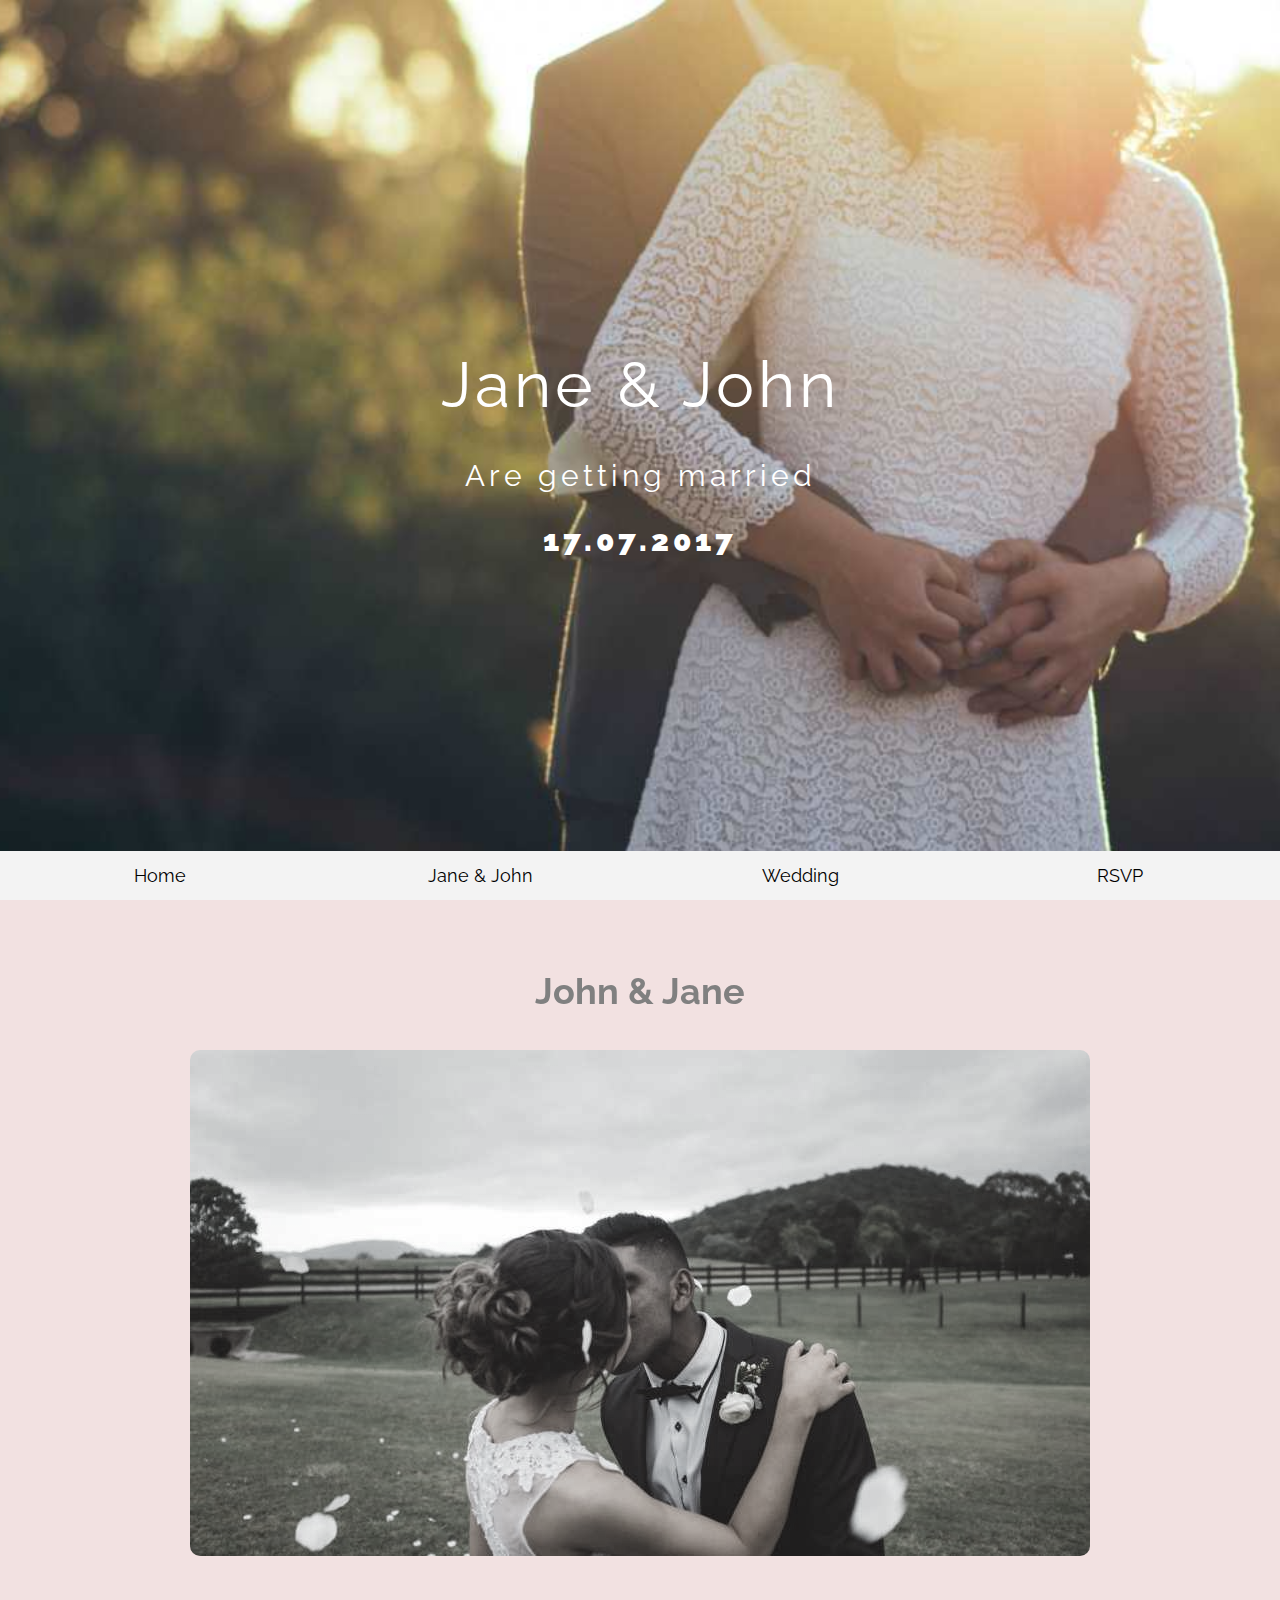
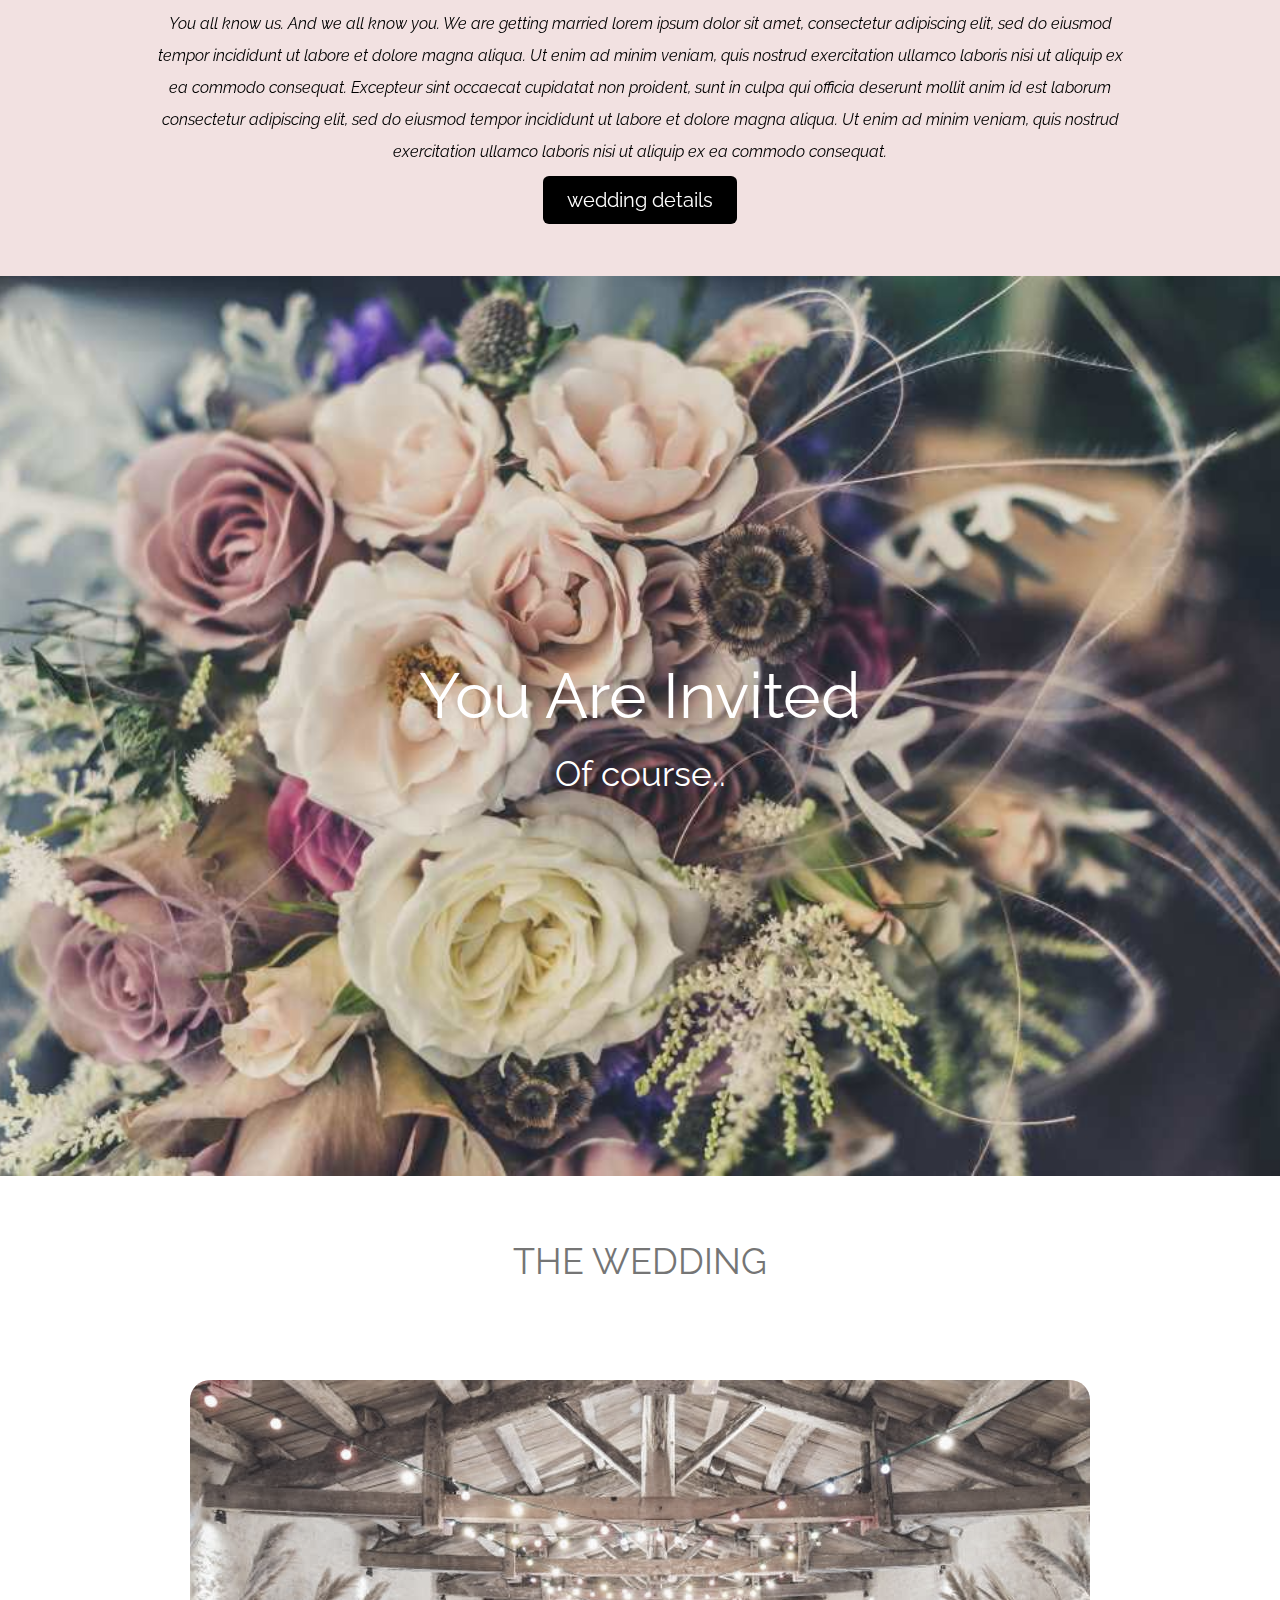
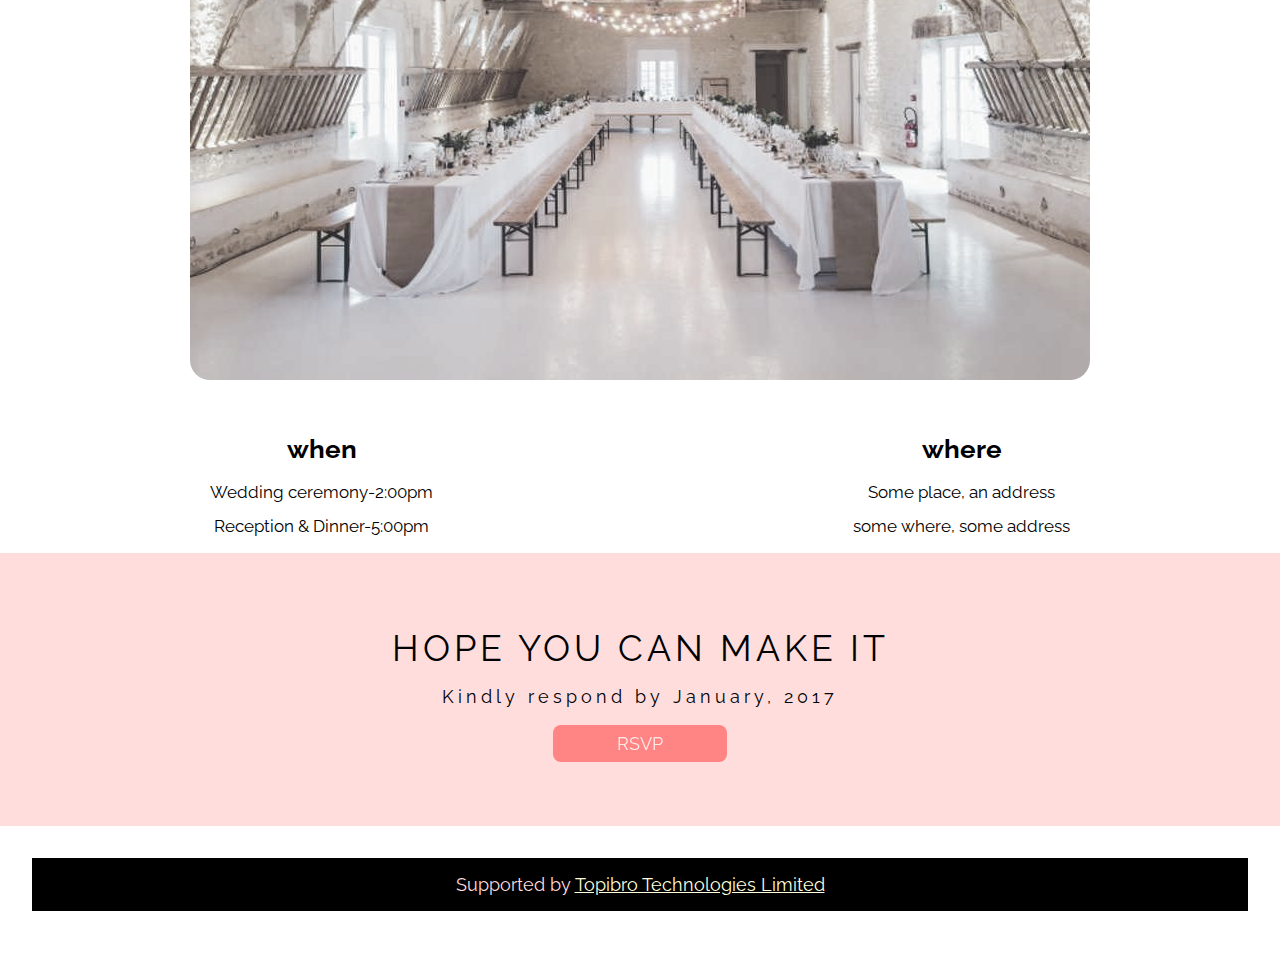
<file: index.html>
<!DOCTYPE html>
<html lang="en">

<head>
    <meta charset="UTF-8">
    <meta http-equiv="X-UA-Compatible" content="IE=edge">
    <meta name="viewport" content="width=device-width, initial-scale=1.0">
    <link rel="stylesheet" href="style.css">
    <link rel="stylesheet" href="https://fonts.googleapis.com/css?family=Raleway">
    <link rel="shortcut icon" href="https://github.githubassets.com/favicons/favicon.png" type="image/x-icon">
    <title>Wedding Invitation </title>

</head>

<body>
    <div>
        <!-- <nav> -->
            <ul>
                <li> <a href="#home"> Home</a></li>
                <li><a href="#Jane&John">Jane & John</a></li>
                <li><a href="#wedding">Wedding</a></li>
                <li><a href="#RSVP">RSVP</a></li>
            </ul>
        <!-- </nav> -->
    </div>

    <!-- section one home -->
    <section id="home" class="first-section">
        <div class="div-first-section">
            <h1 class="sec1-title">Jane & John</h1>
            <h2 class="sec1-sub-title">Are getting married</h2>
            <h2 class="sec1-sub-title2"><b>17.07.2017</b></h2>
        </div>

    </section>

    <section id="Jane&John" class="second-section">
        <h1 class="div-h1-sub-section">John & Jane</h1>

        <img src="images/wedding_couple2.jpg" alt="wedding_couple2" class="div-img">



        <div>
            <p class="div-p-sub-section">
                <i>You all know us. And we all know you. We are getting married lorem ipsum dolor sit amet, consectetur
                    adipiscing elit, sed do eiusmod tempor incididunt ut labore et dolore magna aliqua. Ut enim ad minim
                    veniam, quis nostrud exercitation ullamco laboris nisi ut aliquip ex ea commodo consequat. Excepteur
                    sint
                    occaecat cupidatat non proident, sunt in culpa qui officia deserunt mollit anim id est laborum
                    consectetur adipiscing elit, sed do eiusmod tempor incididunt ut labore et dolore magna aliqua. Ut
                    enim ad minim veniam, quis nostrud exercitation ullamco
                    laboris nisi ut aliquip ex ea commodo consequat.</i>
            </p>
        </div>

        <div>
            <a href="#wedding" class="div-a-sub-section">wedding details</a>
        </div>

    </section>

    <section class="third-section">
        <div>
            <h1 class="h1-third-section">You Are Invited</h1>

        </div>
        <div>
            <h2 class="h2-third-section">Of course..</h2>
        </div>

    </section>

    <section id="wedding" class="fourth-section">

        <h1 class="h1-fourth-section"> THE WEDDING</h1>

        <img src="images/wedding_location.jpg" alt="wedding location" class="img-fourth-section">

        <div class="div-fourth-section-info">

            <div class="div-fourth-section">
                <h2>when</h2>

                <p> Wedding ceremony-2:00pm </p>

                <p>Reception & Dinner-5:00pm</p>

            </div>

            <div class="div2-fourth-section">
                <h2>where</h2>

                <p>Some place, an address </p>

                <p>some where, some address</p>
            </div>
        </div>
    </section>

    <section id="RSVP" class="fifth-section">
        <div>

            <h1 class="h1-fifth-section"> HOPE YOU CAN MAKE IT</h1>

            <p class="p-fifth-section"> Kindly respond by January, 2017</p>

            <p> <button href="#RSVP" class="a-fifth-section">RSVP</button></p>

        </div>


    </section>
    <div class="footer">
        <footer>
            <p>
                Supported by
                <a href="https://www.topibrotech.com/" alt=" Topibrotech website">Topibro Technologies Limited</a>
            </p>

        </footer>
    </div>

</body>

</html>
</file>
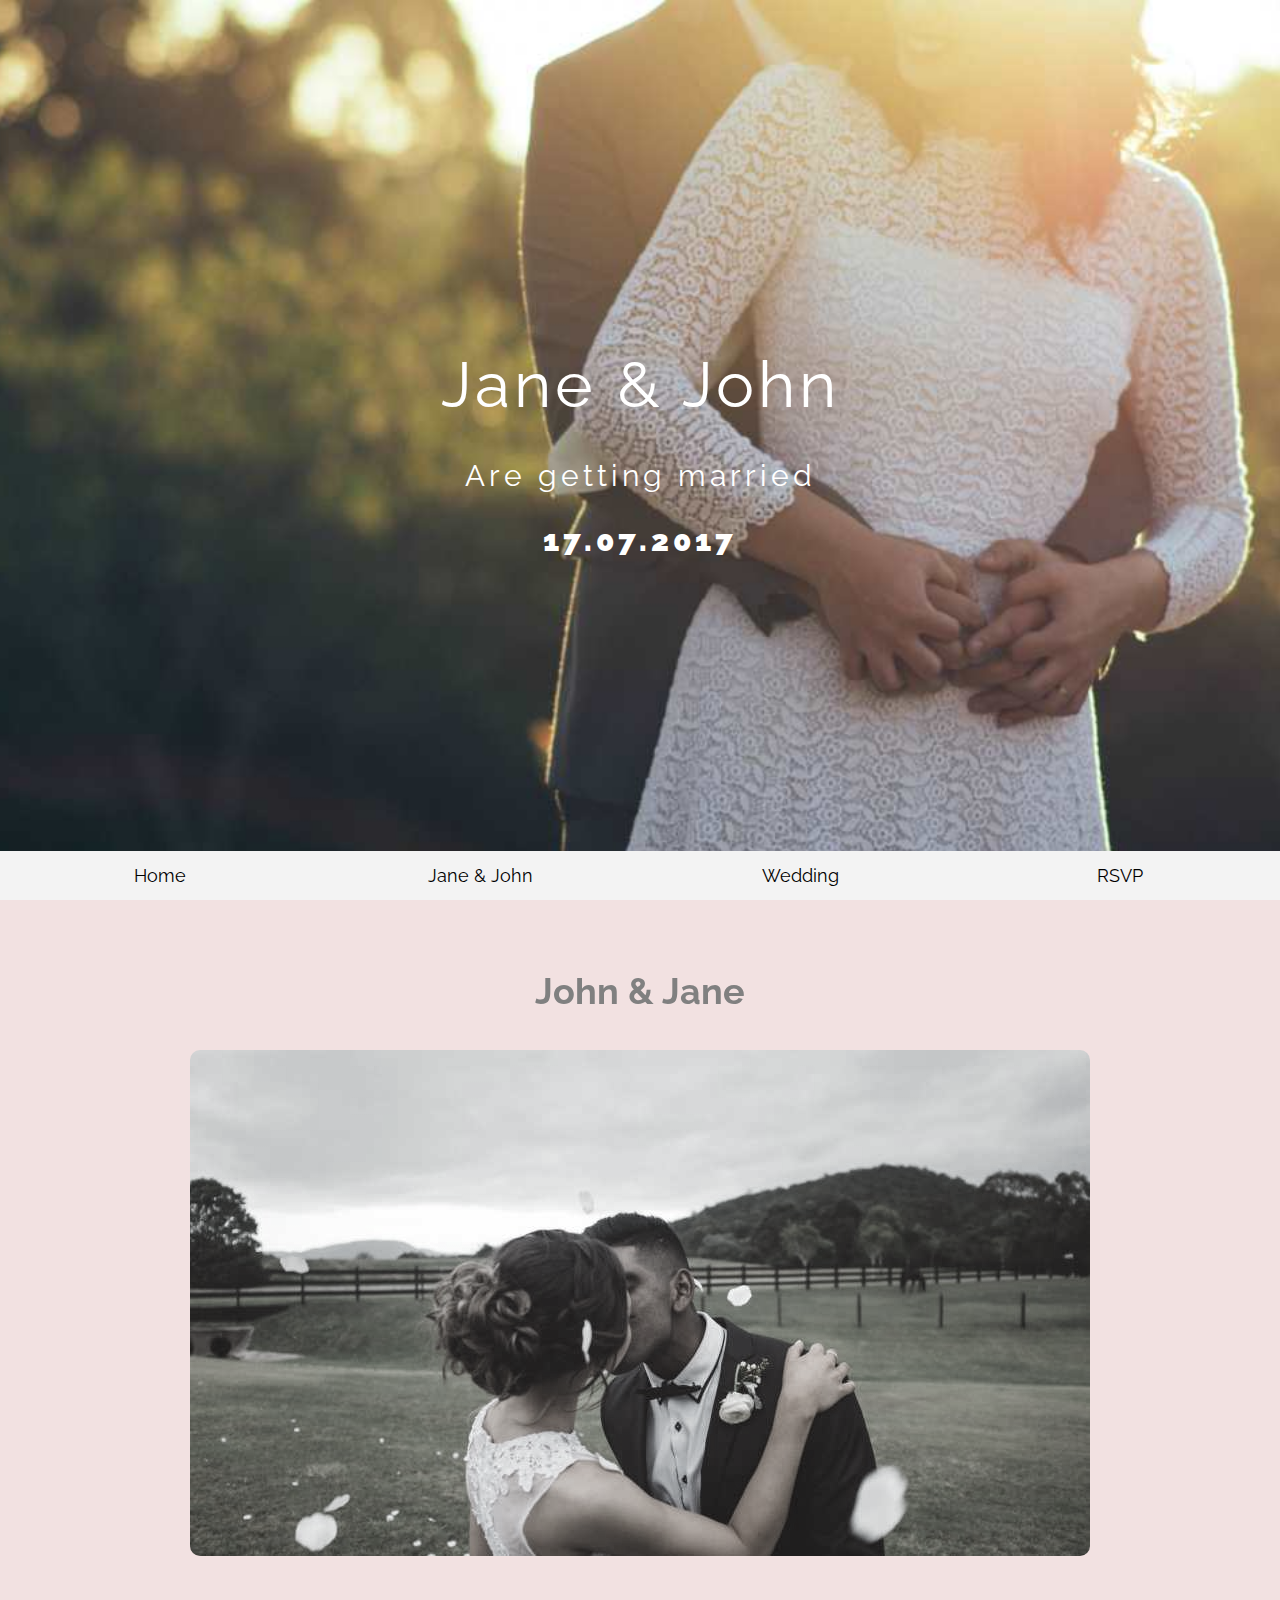
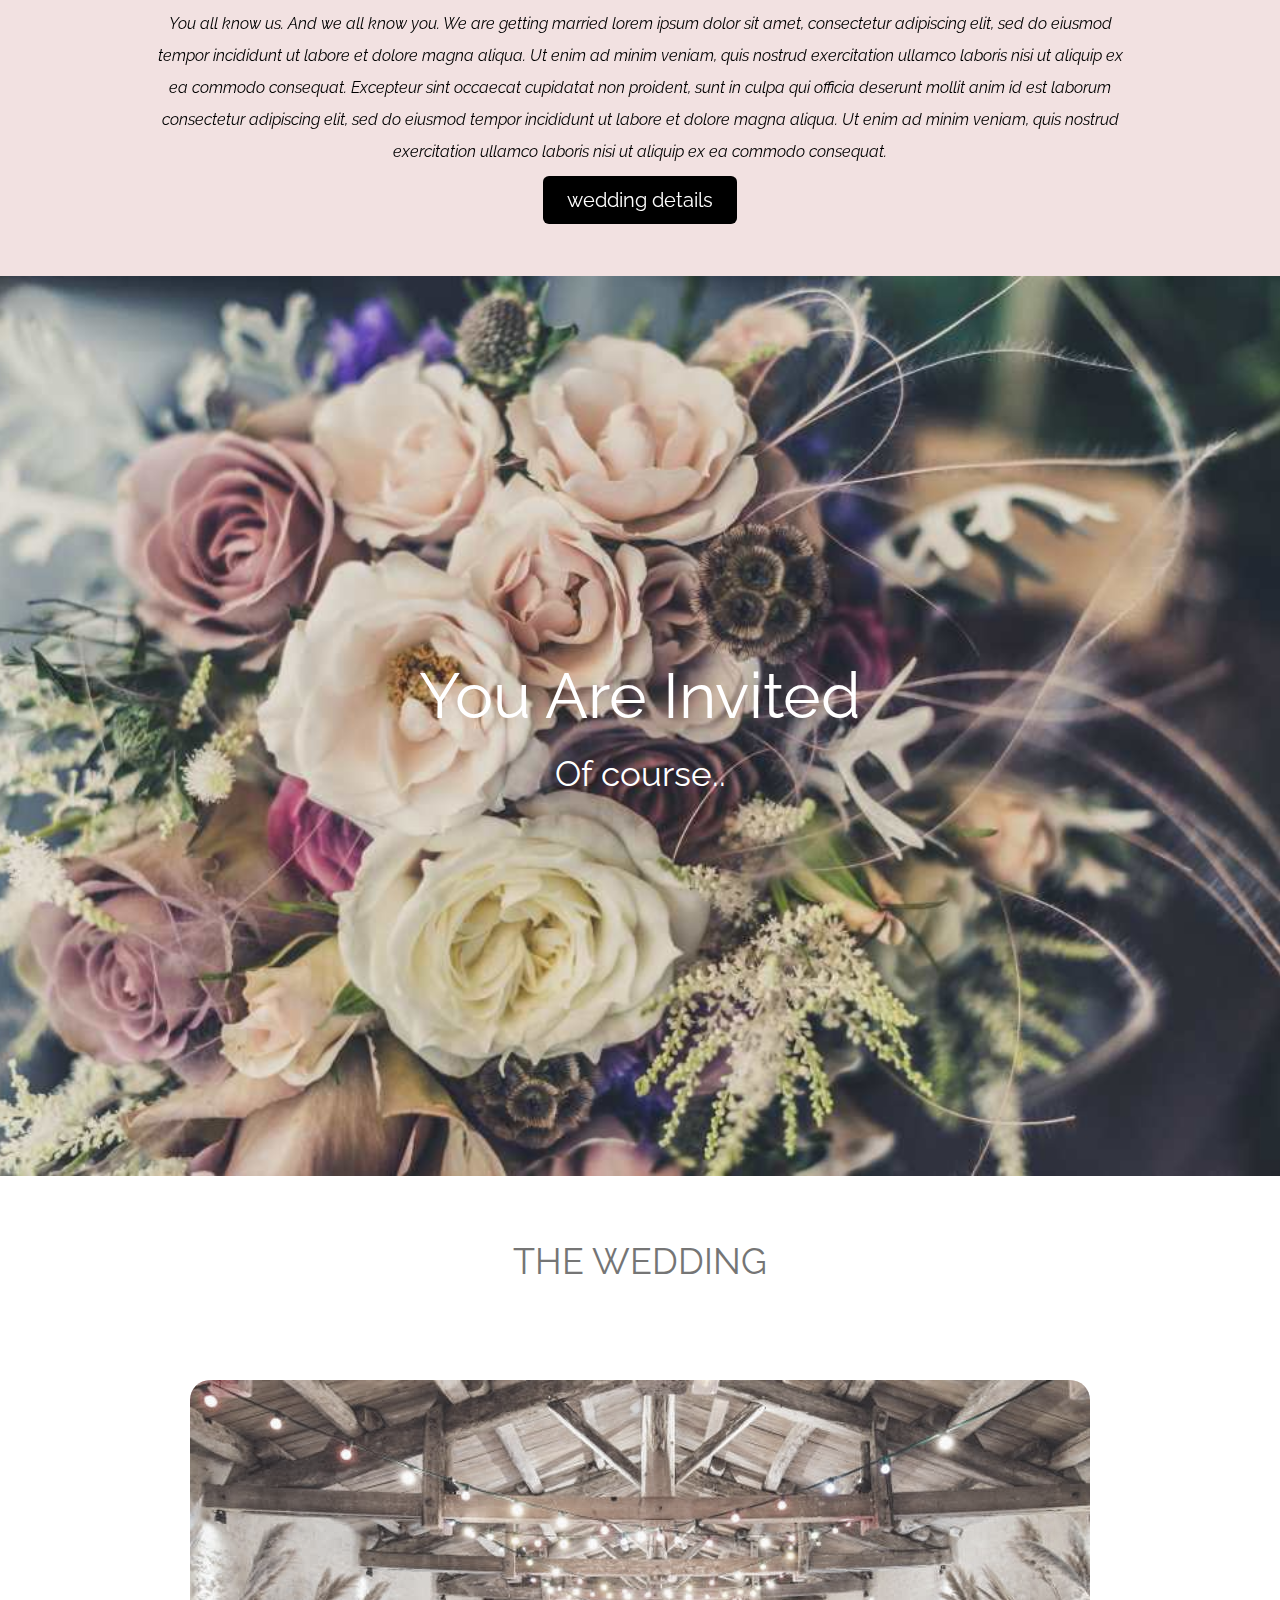
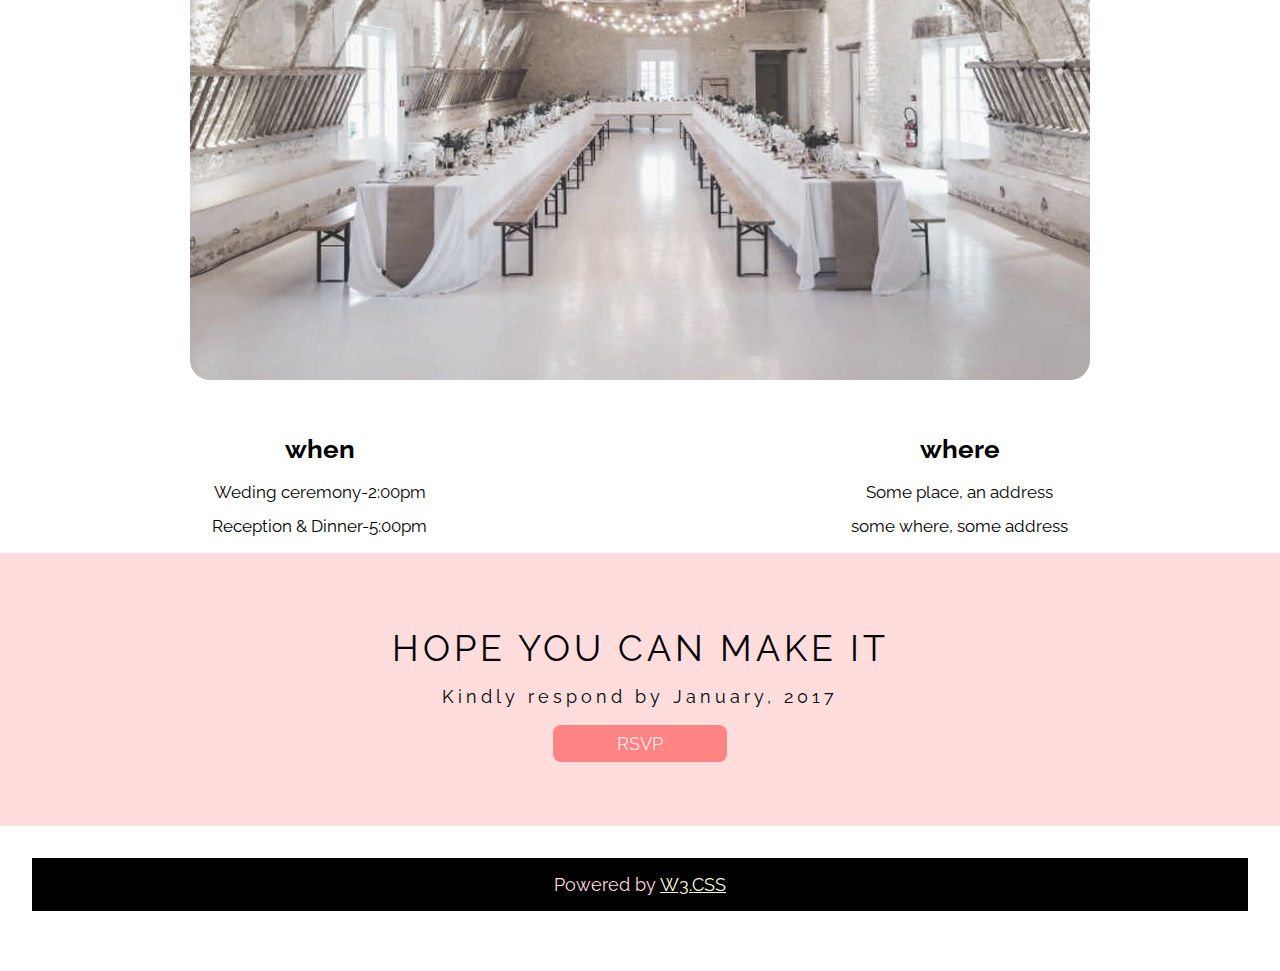
<file: responsive_template1.html>
<!DOCTYPE html>
<html lang="en">

<head>
    <meta charset="UTF-8">
    <meta http-equiv="X-UA-Compatible" content="IE=edge">
    <meta name="viewport" content="width=device-width, initial-scale=1.0">
    <link rel="stylesheet" href="style.css">
    <link rel="stylesheet" href="https://fonts.googleapis.com/css?family=Raleway">
    <title>RWDTemplate1</title>

</head>

<body>
    <div>
        <!-- <nav> -->
            <ul>
                <li> <a href="#home"> Home</a></li>
                <li><a href="#Jane&John">Jane & John</a></li>
                <li><a href="#wedding">Wedding</a></li>
                <li><a href="#RSVP">RSVP</a></li>
            </ul>
        <!-- </nav> -->
    </div>

    <!-- section one home -->
    <section id="home" class="first-section">
        <div class="div-first-section">
            <h1 class="sec1-title">Jane & John</h1>
            <h2 class="sec1-sub-title">Are getting married</h2>
            <h2 class="sec1-sub-title2"><b>17.07.2017</b></h2>
        </div>

    </section>

    <section id="Jane&John" class="second-section">
        <h1 class="div-h1-sub-section">John & Jane</h1>

        <img src="images/wedding_couple2.jpg" alt="wedding_couple2" class="div-img">



        <div>
            <p class="div-p-sub-section">
                <i>You all know us. And we all know you. We are getting married lorem ipsum dolor sit amet, consectetur
                    adipiscing elit, sed do eiusmod tempor incididunt ut labore et dolore magna aliqua. Ut enim ad minim
                    veniam, quis nostrud exercitation ullamco laboris nisi ut aliquip ex ea commodo consequat. Excepteur
                    sint
                    occaecat cupidatat non proident, sunt in culpa qui officia deserunt mollit anim id est laborum
                    consectetur adipiscing elit, sed do eiusmod tempor incididunt ut labore et dolore magna aliqua. Ut
                    enim ad minim veniam, quis nostrud exercitation ullamco
                    laboris nisi ut aliquip ex ea commodo consequat.</i>
            </p>
        </div>

        <div>
            <a href="#wedding" class="div-a-sub-section">wedding details</a>
        </div>

    </section>

    <section class="third-section">
        <div>
            <h1 class="h1-third-section">You Are Invited</h1>

        </div>
        <div>
            <h2 class="h2-third-section">Of course..</h2>
        </div>

    </section>

    <section id="wedding" class="fourth-section">

        <h1 class="h1-fourth-section"> THE WEDDING</h1>

        <img src="images/wedding_location.jpg" alt="wedding location" class="img-fourth-section">

        <div class="div-fourth-section-info">

            <div class="div-fourth-section">
                <h2>when</h2>

                <p> Weding ceremony-2:00pm </p>

                <p>Reception & Dinner-5:00pm</p>

            </div>

            <div class="div2-fourth-section">
                <h2>where</h2>

                <p>Some place, an address </p>

                <p>some where, some address</p>
            </div>
        </div>
    </section>

    <section id="RSVP" class="fifth-section">
        <div>

            <h1 class="h1-fifth-section"> HOPE YOU CAN MAKE IT</h1>

            <p class="p-fifth-section"> Kindly respond by January, 2017</p>

            <p> <button href="#RSVP" class="a-fifth-section">RSVP</button></p>

        </div>


    </section>
    <div class="footer">
        <footer>
            <p>
                Powered by
                <a href="https://www.w3schools.com/w3css/default.asp" alt="W3.CSS">W3.CSS</a>
            </p>

        </footer>
    </div>

</body>

</html>
</file>
<file: style.css>
*,
html,
body {
    margin: 0px;
    padding: 0px;
    font-family: "Raleway", sans-serif;
    scroll-behavior: smooth;
}

ul {
    list-style-type: none;
    margin: 0;
    padding: 0;
    overflow: hidden;
    font-size: 18px;
    font-weight: 400;
    position: fixed;
    bottom: 0;
    width: 100vw;
    z-index: 1;
}


li {
    float: left;
    width: 25%;
    background-color: #f3f3f3;

}

li a {
    display: block;
    color: black;
    text-align: center;
    padding: 14px 16px;
    text-decoration: none;
    justify-content: space-between;
}

.first-section {
    display: flex;
    justify-content: center;
    align-items: center;
    background-image: url('images/wedding_couple.jpg');
    background-size: cover;
    background-position: center;
    height: 100vh;
    width: 100%;
}

div.div-first-section {
    display: flex;
    flex-direction: column;
    justify-content: center;
    align-items: center;
    font-size: 25px;
    color: white;
}

.sec1-title {
    font-size: 64px;
    margin: 10px 0px;
    font-weight: 400;
    letter-spacing: 4px;
    line-height: 1.5;
}

.sec1-sub-title {
    font-size: 30px;
    margin: 10px 0px;
    font-weight: 400;
    letter-spacing: 4px;
    line-height: 1.5;
}

.sec1-sub-title2 {
    font-size: 30px;
    margin: 10px 0px;
    font-weight: bolder;
    letter-spacing: 4px;
    line-height: 1.5;
}


.second-section {
    display: flex;
    align-items: center;
    flex-direction: column;
    padding: 64px 0px;
    width: 100%;
    background-color: #ffdddd;
    filter: grayscale(50%);
}

.div-sec2-section {
    margin: 0 32;
    height: 90vh;
    width: 70%;
}

.div-h1-sub-section {
    text-align: center;
    color: gray;
    font-weight: bolder;
    line-height: 1.5;
    font-size: 36px;
}

.div-img {
    margin: 32px 0px;
    border-radius: 10px;
    filter: grayscale(70%);
}

.div-p-sub-section {
    margin: 20px 0px;
    line-height: 2;
    text-align: center;
    max-width: 980px;
}

.div-a-sub-section {
    font-size: 20px;
    background-color: black;
    color: white;
    padding: 12px 24px;
    margin: 20px 0px;
    text-align: center;
    cursor: pointer;
    white-space: nowrap;
    border-radius: 6px;
    text-decoration: none;

}

a:hover {
    background-color: rgb(15, 107, 189);
}

.third-section {
    display: flex;
    justify-content: center;
    align-items: center;
    flex-direction: column;
    background-image: url(images/flowers.jpg);
    background-position: center;
    background-size: cover;
    height: 100vh;
    width: 100%;
    position: relative;
}

.h1-third-section {
    font-weight: 400;
    font-size: 64px;
    color: #fff;
    margin: 10px 0px;

}

.h2-third-section {
    font-weight: 400;
    font-size: 35px;
    margin: 10px 0px;
    color: #fff;
}

.fourth-section {
    display: flex;
    flex-direction: column;
    text-align: center;
}

.h1-fourth-section {
    color: #757575;
    font-size: 36px;
    margin: 64px 0px;
    font-weight: 400;
}

.img-fourth-section {
    border-radius: 20px;
    filter: grayscale(70%);
    margin: 34px 0px;
    align-self: center;
}

.div-fourth-section-info {
    display: flex;
    flex-direction: row;
    justify-content: space-around;

}

.div-fourth-section {
    margin: 10px 0px;
    font-weight: 400;
    font-size: 17px;
    line-height: 2;

}

.div2-fourth-section {
    margin: 10px 0px;
    font-weight: 400;
    font-size: 17px;
    line-height: 2;
}

.fifth-section {
    display: flex;
    flex-direction: column;
    text-align: center;
    color: #000;
    background-color: #ffdddd;
    padding: 0.01em 16px;
    letter-spacing: 4px;
    padding-top: 64px;
    padding-bottom: 64px;
}

.h1-fifth-section {
    margin: 10px 0px;
    font-weight: 400;
    font-size: 36px;

}

.p-fifth-section {
    margin: 10px 0px;
    font-weight: 400;
    font-size: 18px;
    line-height: 2;

}

.a-fifth-section {
    padding: 8px 64px;
    background-color: red;
    color: white;
    border-radius: 8px;
    cursor: pointer;
    font-size: 18px;
    border: none;
    opacity: 0.4;
}

.footer {
    display: flex;
    flex-direction: column;
    text-align: center;
    background-color: #000;
    font-size: 18px;
    color: #ffdddd;
    margin: 32px;
    padding: 16px;
    margin-bottom: 60px;
}

footer p a {
    color: #ffd !important;

}

section {
    overflow: hidden;
}

@media screen and (max-width: 600px) {
    .div-img {
        width: 100%;
    }

    .div-p-sub-section {
        padding-inline: 2rem;
    }

    .img-fourth-section {
        width: 100%;
    }

    .div-first-section {
        text-align: center;
        padding: 40%;
    }

    .third-section {
        text-align: center;
    }

    .h1-third-section {
        display: table-caption
    }

    .div-fourth-section-info {
        flex-direction: column;

    }

    ul {
        display: none;
    }
}
</file>
